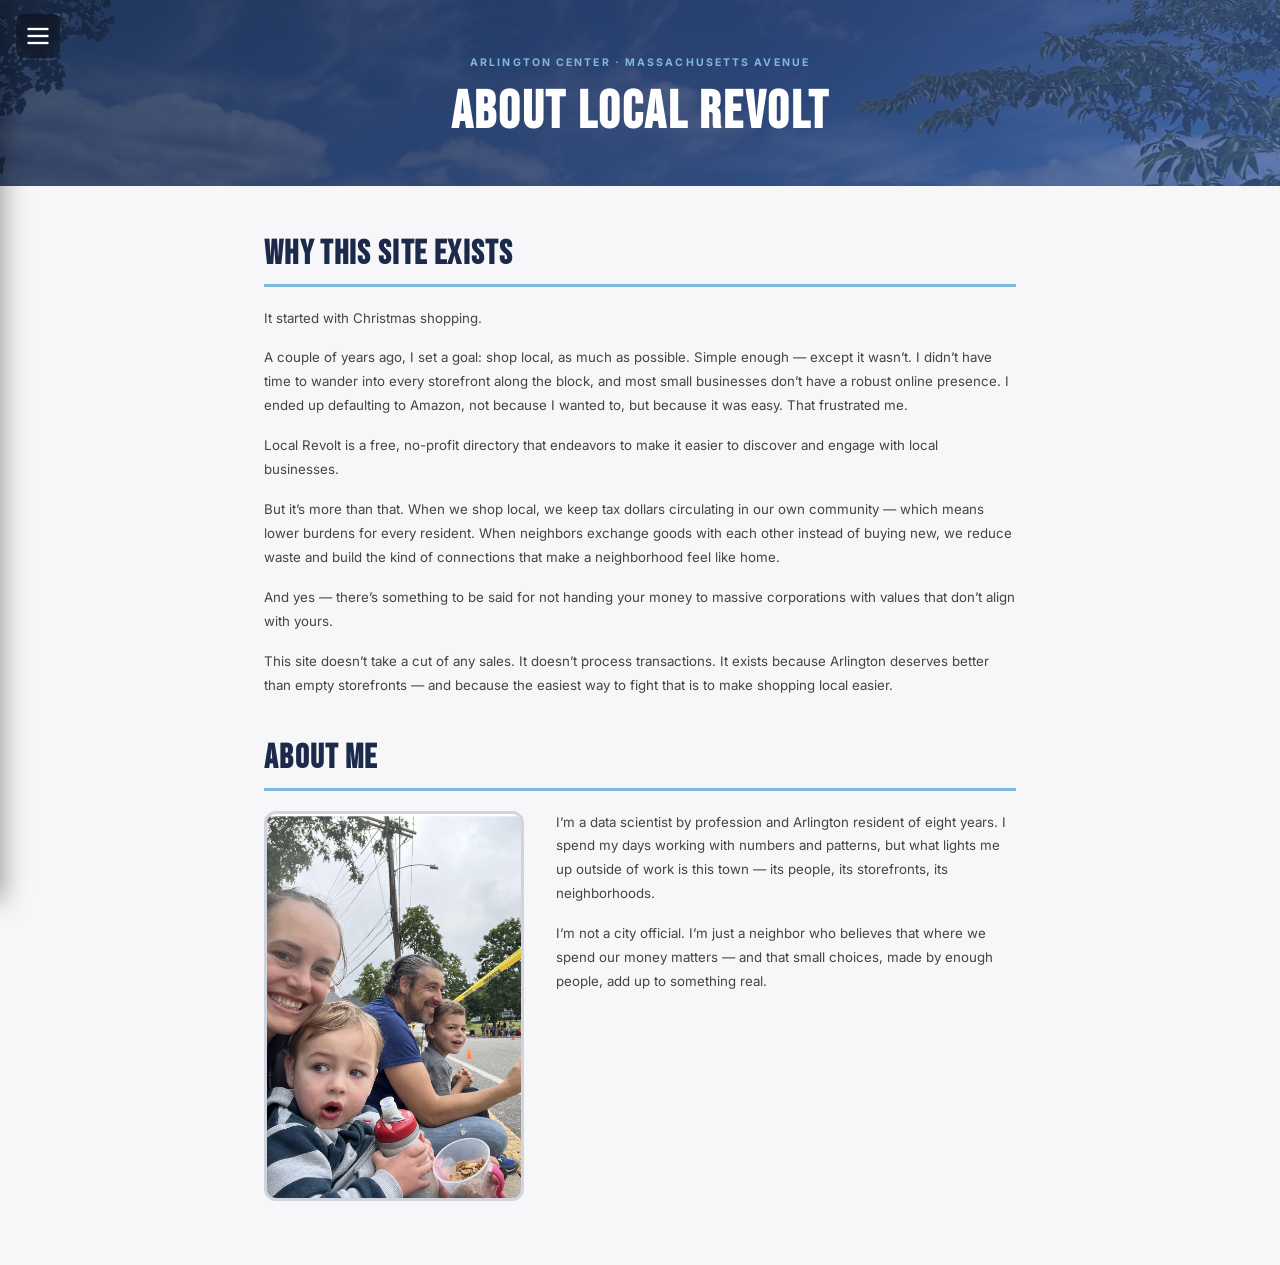
<file: about.html>
<!DOCTYPE html>
<html lang="en">
<head>
    <meta charset="UTF-8">
    <meta name="viewport" content="width=device-width, initial-scale=1.0">
    <title>About — Local Revolt Arlington</title>
    <meta name="description" content="Learn about Local Revolt Arlington — a community platform for Massachusetts Avenue businesses.">

    <link rel="preconnect" href="https://fonts.googleapis.com">
    <link rel="preconnect" href="https://fonts.gstatic.com" crossorigin>
    <link href="https://fonts.googleapis.com/css2?family=Bebas+Neue&family=Birthstone&family=Inter:wght@400;500;600;700;800&display=swap" rel="stylesheet">

    <link rel="stylesheet" href="css/styles.css">
    <link rel="stylesheet" href="css/landing.css">
</head>
<body class="landing-body">
    <!-- ===== SIDE NAV ===== -->
    <button id="nav-toggle" aria-label="Toggle navigation" aria-expanded="false">
        <svg class="nav-icon nav-icon-open" width="28" height="28" viewBox="0 0 24 24" fill="none" stroke="currentColor" stroke-width="2">
            <line x1="3" y1="6" x2="21" y2="6"/><line x1="3" y1="12" x2="21" y2="12"/><line x1="3" y1="18" x2="21" y2="18"/>
        </svg>
        <svg class="nav-icon nav-icon-close" width="28" height="28" viewBox="0 0 24 24" fill="none" stroke="currentColor" stroke-width="2">
            <line x1="6" y1="6" x2="18" y2="18"/><line x1="6" y1="18" x2="18" y2="6"/>
        </svg>
    </button>
    <div id="nav-overlay"></div>
    <nav id="side-nav" aria-label="Main navigation">
        <a href="index.html" class="side-nav-link">Home</a>
        <a href="browse.html" class="side-nav-link">Walk the Block</a>
        <a href="requests.html" class="side-nav-link">Circular Economy</a>
        <a href="get-involved.html" class="side-nav-link">Get Involved</a>
        <a href="about.html" class="side-nav-link active">About</a>
    </nav>

    <main class="about-page">
        <!-- ═══ HERO ═══ -->
        <header class="about-hero">
            <p class="about-eyebrow">Arlington Center &middot; Massachusetts Avenue</p>
            <h1>About Local Revolt</h1>
        </header>

        <!-- ═══ WHY THIS SITE EXISTS ═══ -->
        <section class="about-section">
            <h2 class="about-heading">Why This Site Exists</h2>
            <div class="about-prose">
                <p>It started with Christmas shopping.</p>
                <p>A couple of years ago, I set a goal: shop local, as much as possible. Simple enough &mdash; except it wasn&rsquo;t. I didn&rsquo;t have time to wander into every storefront along the block, and most small businesses don&rsquo;t have a robust online presence. I ended up defaulting to Amazon, not because I wanted to, but because it was easy. That frustrated me.</p>
                <p>Local Revolt is a free, no-profit directory that endeavors to make it easier to discover and engage with local businesses.</p>
                <p>But it&rsquo;s more than that. When we shop local, we keep tax dollars circulating in our own community &mdash; which means lower burdens for every resident. When neighbors exchange goods with each other instead of buying new, we reduce waste and build the kind of connections that make a neighborhood feel like home.</p>
                <p>And yes &mdash; there&rsquo;s something to be said for not handing your money to massive corporations with values that don&rsquo;t align with yours.</p>
                <p>This site doesn&rsquo;t take a cut of any sales. It doesn&rsquo;t process transactions. It exists because Arlington deserves better than empty storefronts &mdash; and because the easiest way to fight that is to make shopping local easier.</p>
            </div>
        </section>

        <!-- ═══ ABOUT ME ═══ -->
        <section class="about-section about-me-section">
            <h2 class="about-heading">About Me</h2>
            <div class="about-me-layout">
                <img class="about-me-photo" src="images/people/family.jpg" alt="Ivana and family at an Arlington community event" loading="lazy">
                <div class="about-prose">
                    <p>I&rsquo;m a data scientist by profession and Arlington resident of eight years. I spend my days working with numbers and patterns, but what lights me up outside of work is this town &mdash; its people, its storefronts, its neighborhoods.</p>
                    <p>I&rsquo;m not a city official. I&rsquo;m just a neighbor who believes that where we spend our money matters &mdash; and that small choices, made by enough people, add up to something real.</p>
                </div>
            </div>
        </section>
    </main>

    <style>
        /* ─── About page ──────────────────────────────────────── */
        .about-page {
            background: #f7f7fa;
            min-height: 100vh;
        }
        .about-hero {
            background:
                linear-gradient(135deg, rgba(27,42,74,0.84) 0%, rgba(44,62,107,0.80) 60%, rgba(61,90,153,0.74) 100%),
                url('images/town/get_involved.JPEG') center/cover no-repeat;
            padding: 56px 24px 44px;
            text-align: center;
        }
        .about-eyebrow {
            font-size: 0.75rem;
            font-weight: 700;
            letter-spacing: 0.2em;
            text-transform: uppercase;
            color: #7eb8da;
            margin-bottom: 14px;
        }
        .about-hero h1 {
            font-family: 'Bebas Neue', sans-serif;
            font-size: clamp(2.2rem, 6vw, 3.8rem);
            letter-spacing: 0.05em;
            color: #fff;
            line-height: 1.1;
        }

        /* ─── Sections ────────────────────────────────────────── */
        .about-section {
            max-width: 800px;
            margin: 0 auto;
            padding: 48px 24px 0;
        }
        .about-section:last-child {
            padding-bottom: 64px;
        }
        .about-heading {
            font-family: 'Bebas Neue', sans-serif;
            font-size: clamp(1.6rem, 4vw, 2.4rem);
            letter-spacing: 0.04em;
            color: #1b2a4a;
            margin-bottom: 20px;
            padding-bottom: 10px;
            border-bottom: 3px solid #7eb8da;
        }
        .about-prose p {
            font-size: 0.95rem;
            color: #444;
            line-height: 1.8;
            margin-bottom: 16px;
        }
        .about-prose p:last-child {
            margin-bottom: 0;
        }

        /* ─── Impacts placeholder ─────────────────────────────── */
        .about-impacts {
            padding-top: 40px;
        }
        .about-placeholder {
            font-style: italic;
            color: #888;
        }

        /* ─── About Me layout ─────────────────────────────────── */
        .about-me-section {
            padding-top: 40px;
        }
        .about-me-layout {
            display: flex;
            gap: 32px;
            align-items: flex-start;
        }
        .about-me-photo {
            width: 260px;
            flex-shrink: 0;
            border-radius: 12px;
            object-fit: cover;
            border: 3px solid #d0d4de;
        }
        @media (max-width: 640px) {
            .about-me-layout {
                flex-direction: column;
                align-items: center;
            }
            .about-me-photo {
                width: 100%;
                max-width: 320px;
            }
        }
    </style>

    <script src="js/nav.js"></script>
</body>
</html>
</file>
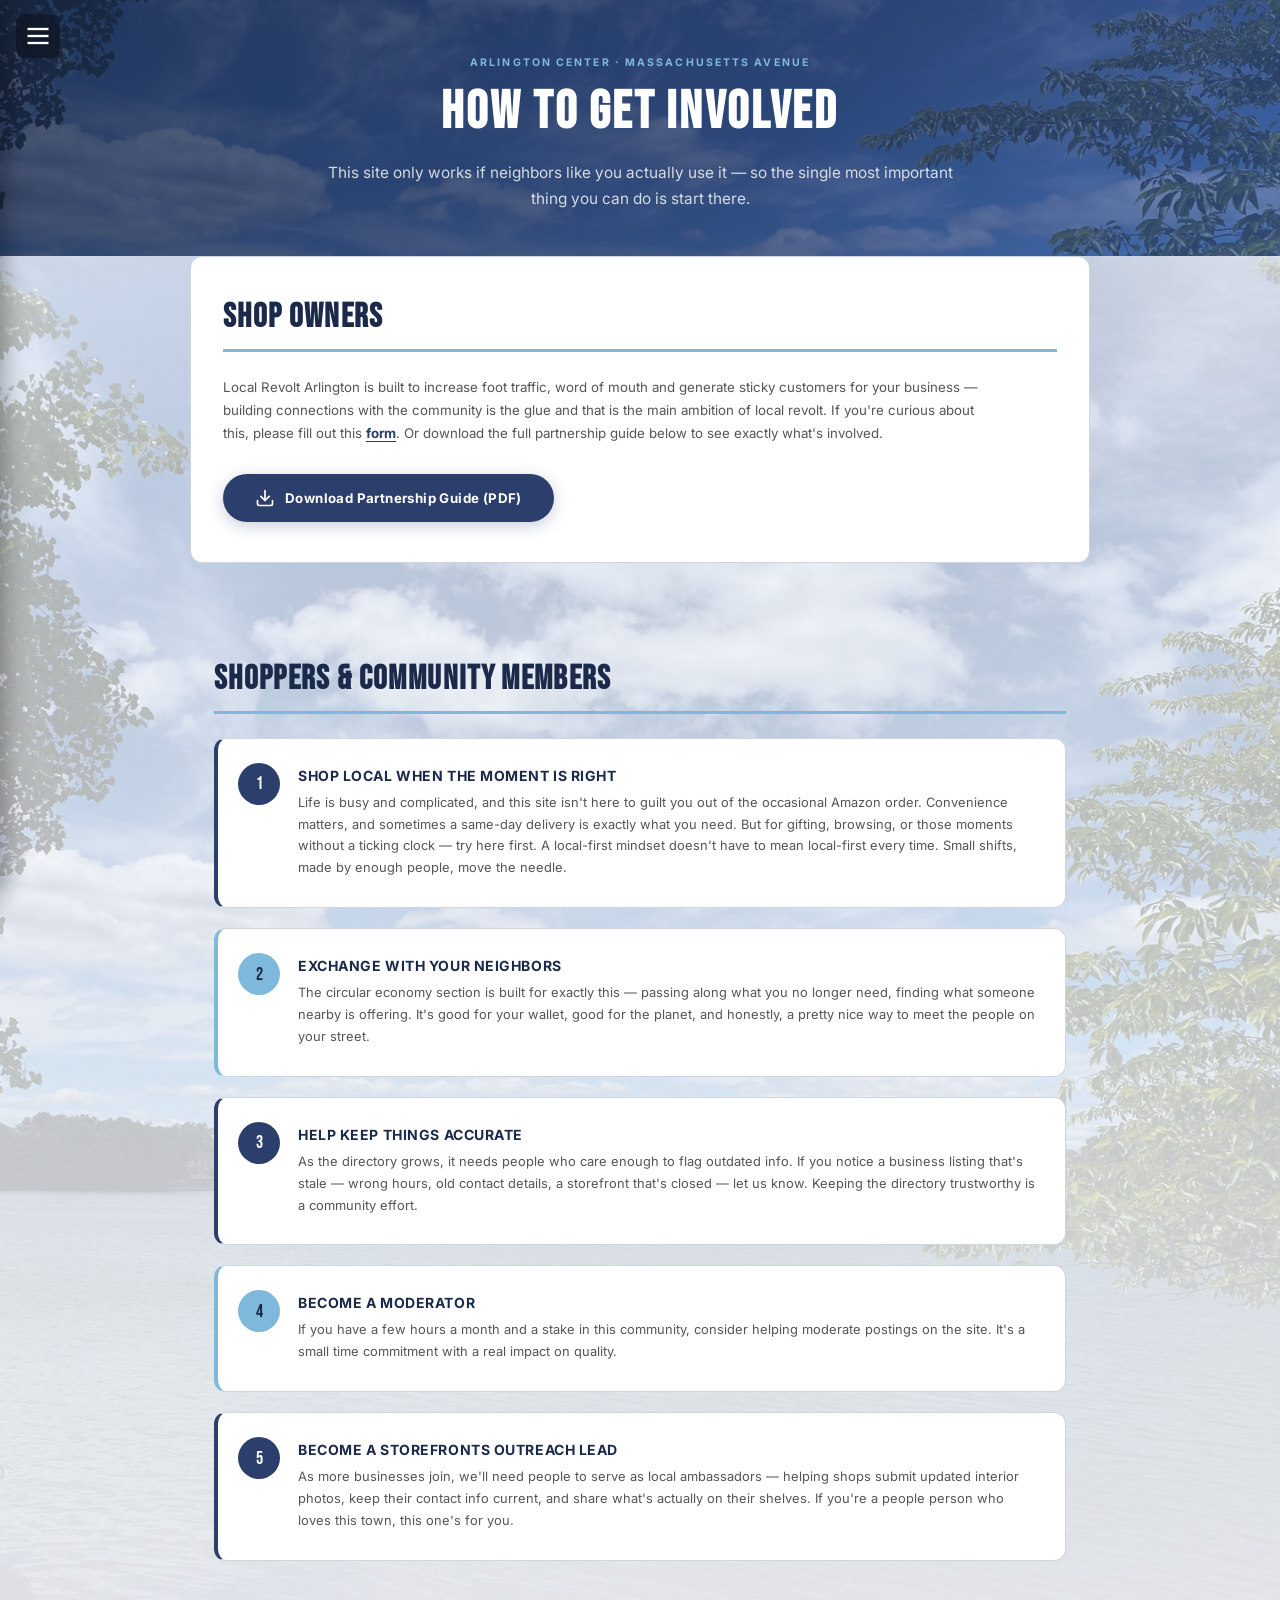
<file: get-involved.html>
<!DOCTYPE html>
<html lang="en">
<head>
    <meta charset="UTF-8">
    <meta name="viewport" content="width=device-width, initial-scale=1.0">
    <title>Get Involved — Local Revolt Arlington</title>
    <meta name="description" content="Get involved with Local Revolt Arlington — volunteer, partner, or connect with your community.">

    <link rel="preconnect" href="https://fonts.googleapis.com">
    <link rel="preconnect" href="https://fonts.gstatic.com" crossorigin>
    <link href="https://fonts.googleapis.com/css2?family=Bebas+Neue&family=Birthstone&family=Inter:wght@400;500;600;700;800&display=swap" rel="stylesheet">

    <link rel="stylesheet" href="css/styles.css">
    <link rel="stylesheet" href="css/landing.css">
</head>
<body class="landing-body">
    <!-- ===== SIDE NAV ===== -->
    <button id="nav-toggle" aria-label="Toggle navigation" aria-expanded="false">
        <svg class="nav-icon nav-icon-open" width="28" height="28" viewBox="0 0 24 24" fill="none" stroke="currentColor" stroke-width="2">
            <line x1="3" y1="6" x2="21" y2="6"/><line x1="3" y1="12" x2="21" y2="12"/><line x1="3" y1="18" x2="21" y2="18"/>
        </svg>
        <svg class="nav-icon nav-icon-close" width="28" height="28" viewBox="0 0 24 24" fill="none" stroke="currentColor" stroke-width="2">
            <line x1="6" y1="6" x2="18" y2="18"/><line x1="6" y1="18" x2="18" y2="6"/>
        </svg>
    </button>
    <div id="nav-overlay"></div>
    <nav id="side-nav" aria-label="Main navigation">
        <a href="index.html" class="side-nav-link">Home</a>
        <a href="browse.html" class="side-nav-link">Walk the Block</a>
        <a href="requests.html" class="side-nav-link">Circular Economy</a>
        <a href="get-involved.html" class="side-nav-link">Get Involved</a>
        <a href="about.html" class="side-nav-link">About</a>
    </nav>

    <main class="get-involved-page">
        <!-- ═══ HERO ═══ -->
        <header class="gi-hero">
            <p class="gi-eyebrow">Arlington Center &middot; Massachusetts Avenue</p>
            <h1>How to Get Involved</h1>
            <p class="gi-intro">
                This site only works if neighbors like you actually use it — so the single most important thing you can do is start there.
            </p>
        </header>

        <!-- ═══ SHOP OWNERS ═══ -->
        <section class="gi-section gi-owners-section">
            <h2 class="gi-section-heading">Shop Owners</h2>
            <p class="gi-owners-intro">
                Local Revolt Arlington is built to increase foot traffic, word of mouth and generate sticky customers for your business — building connections with the community is the glue and that is the main ambition of local revolt. If you're curious about this, please fill out this <a class="gi-form-link" href="https://docs.google.com/forms/d/e/1FAIpQLScCuRNcCibNsqRiXwaok8KiCGK5-JpC42mbW_T_hqk7mPal3g/viewform?usp=publish-editor" target="_blank" rel="noopener noreferrer">form</a>. Or download the full partnership guide below to see exactly what's involved.
            </p>
            <a class="gi-download-btn" href="PARTNER_WITH_US.pdf" download>
                <svg width="20" height="20" viewBox="0 0 24 24" fill="none" stroke="currentColor" stroke-width="2" stroke-linecap="round" stroke-linejoin="round">
                    <path d="M21 15v4a2 2 0 0 1-2 2H5a2 2 0 0 1-2-2v-4"/>
                    <polyline points="7 10 12 15 17 10"/>
                    <line x1="12" y1="15" x2="12" y2="3"/>
                </svg>
                Download Partnership Guide (PDF)
            </a>
        </section>

        <!-- ═══ SHOPPERS / COMMUNITY MEMBERS ═══ -->
        <section class="gi-section">
            <h2 class="gi-section-heading">Shoppers &amp; Community Members</h2>
            <div class="gi-cards">

                <div class="gi-card">
                    <div class="gi-card-num">1</div>
                    <h2>Shop local when the moment is right</h2>
                    <p>Life is busy and complicated, and this site isn't here to guilt you out of the occasional Amazon order. Convenience matters, and sometimes a same-day delivery is exactly what you need. But for gifting, browsing, or those moments without a ticking clock — try here first. A local-first mindset doesn't have to mean local-first every time. Small shifts, made by enough people, move the needle.</p>
                </div>

                <div class="gi-card">
                    <div class="gi-card-num">2</div>
                    <h2>Exchange with your neighbors</h2>
                    <p>The circular economy section is built for exactly this — passing along what you no longer need, finding what someone nearby is offering. It's good for your wallet, good for the planet, and honestly, a pretty nice way to meet the people on your street.</p>
                </div>

                <div class="gi-card">
                    <div class="gi-card-num">3</div>
                    <h2>Help keep things accurate</h2>
                    <p>As the directory grows, it needs people who care enough to flag outdated info. If you notice a business listing that's stale — wrong hours, old contact details, a storefront that's closed — let us know. Keeping the directory trustworthy is a community effort.</p>
                </div>

                <div class="gi-card">
                    <div class="gi-card-num">4</div>
                    <h2>Become a moderator</h2>
                    <p>If you have a few hours a month and a stake in this community, consider helping moderate postings on the site. It's a small time commitment with a real impact on quality.</p>
                </div>

                <div class="gi-card">
                    <div class="gi-card-num">5</div>
                    <h2>Become a storefronts outreach lead</h2>
                    <p>As more businesses join, we'll need people to serve as local ambassadors — helping shops submit updated interior photos, keep their contact info current, and share what's actually on their shelves. If you're a people person who loves this town, this one's for you.</p>
                </div>

            </div>
        </section>
    </main>

    <style>
        /* ─── Get Involved page styles ─────────────────────────── */
        .get-involved-page {
            background:
                linear-gradient(to bottom,
                    rgba(240,241,245,0.88) 0%,
                    rgba(240,241,245,0.72) 30%,
                    rgba(240,241,245,0.78) 60%,
                    rgba(240,241,245,0.92) 100%),
                url('images/town/get_involved.JPEG') center top / 100% auto no-repeat,
                #f0f1f5;
            min-height: 100vh;
        }
        .gi-hero {
            background:
                linear-gradient(135deg, rgba(27,42,74,0.82) 0%, rgba(44,62,107,0.78) 60%, rgba(61,90,153,0.72) 100%),
                url('images/town/get_involved.JPEG') center/cover no-repeat;
            padding: 56px 24px 44px;
            text-align: center;
        }
        .gi-eyebrow {
            font-size: 0.75rem;
            font-weight: 700;
            letter-spacing: 0.2em;
            text-transform: uppercase;
            color: #7eb8da;
            margin-bottom: 14px;
        }
        .gi-hero h1 {
            font-family: 'Bebas Neue', sans-serif;
            font-size: clamp(2.2rem, 6vw, 3.8rem);
            letter-spacing: 0.05em;
            color: #fff;
            line-height: 1.1;
            margin-bottom: 18px;
        }
        .gi-intro {
            font-size: clamp(0.95rem, 2vw, 1.1rem);
            color: rgba(255,255,255,0.8);
            max-width: 640px;
            margin: 0 auto;
            line-height: 1.7;
        }
        .gi-section {
            max-width: 900px;
            margin: 0 auto;
            padding: 48px 24px 64px;
        }
        .gi-cards {
            display: flex;
            flex-direction: column;
            gap: 20px;
        }
        .gi-card {
            background: #fff;
            border: 1px solid #d0d4de;
            border-radius: 12px;
            padding: 28px 28px 28px 80px;
            position: relative;
        }
        .gi-card:nth-child(odd)  { border-left: 4px solid #2c3e6b; }
        .gi-card:nth-child(even) { border-left: 4px solid #7eb8da; }
        .gi-card-num {
            position: absolute;
            left: 20px;
            top: 24px;
            width: 42px;
            height: 42px;
            border-radius: 50%;
            background: #2c3e6b;
            color: #fff;
            font-family: 'Bebas Neue', sans-serif;
            font-size: 1.3rem;
            display: flex;
            align-items: center;
            justify-content: center;
        }
        .gi-card:nth-child(even) .gi-card-num {
            background: #7eb8da;
            color: #1b2a4a;
        }
        .gi-card h2 {
            font-size: 1rem;
            font-weight: 700;
            text-transform: uppercase;
            letter-spacing: 0.04em;
            color: #1b2a4a;
            margin-bottom: 8px;
        }
        .gi-card p {
            font-size: 0.92rem;
            color: #555;
            line-height: 1.7;
        }
        @media (max-width: 600px) {
            .gi-card { padding: 24px 20px 24px 68px; }
            .gi-card-num { left: 14px; top: 20px; width: 38px; height: 38px; font-size: 1.1rem; }
        }

        /* ─── Section headings ─────────────────────────────────── */
        .gi-section-heading {
            font-family: 'Bebas Neue', sans-serif;
            font-size: clamp(1.6rem, 4vw, 2.4rem);
            letter-spacing: 0.04em;
            color: #1b2a4a;
            margin-bottom: 24px;
            padding-bottom: 12px;
            border-bottom: 3px solid #7eb8da;
        }

        /* ─── Shop Owners section ──────────────────────────────── */
        .gi-owners-section {
            background: #fff;
            border-radius: 12px;
            max-width: 900px;
            margin: 0 auto 48px;
            padding: 40px 32px;
            border: 1px solid #d0d4de;
        }
        .gi-owners-intro {
            font-size: 0.95rem;
            color: #555;
            line-height: 1.75;
            max-width: 760px;
            margin-bottom: 28px;
        }
        .gi-download-btn {
            display: inline-flex;
            align-items: center;
            gap: 10px;
            background: #2c3e6b;
            color: #fff;
            font-weight: 700;
            font-size: 0.95rem;
            padding: 14px 32px;
            border-radius: 40px;
            text-decoration: none;
            letter-spacing: 0.03em;
            transition: background 0.2s, transform 0.15s;
            box-shadow: 0 4px 16px rgba(44,62,107,0.25);
        }
        .gi-download-btn:hover {
            background: #3d5a99;
            transform: translateY(-2px);
        }
        .gi-download-btn svg {
            flex-shrink: 0;
        }
        .gi-form-link {
            color: #2c3e6b;
            font-weight: 700;
            text-decoration: underline;
            text-underline-offset: 3px;
            transition: color 0.2s;
        }
        .gi-form-link:hover {
            color: #3d5a99;
        }
    </style>

    <script src="js/nav.js"></script>
</body>
</html>
</file>
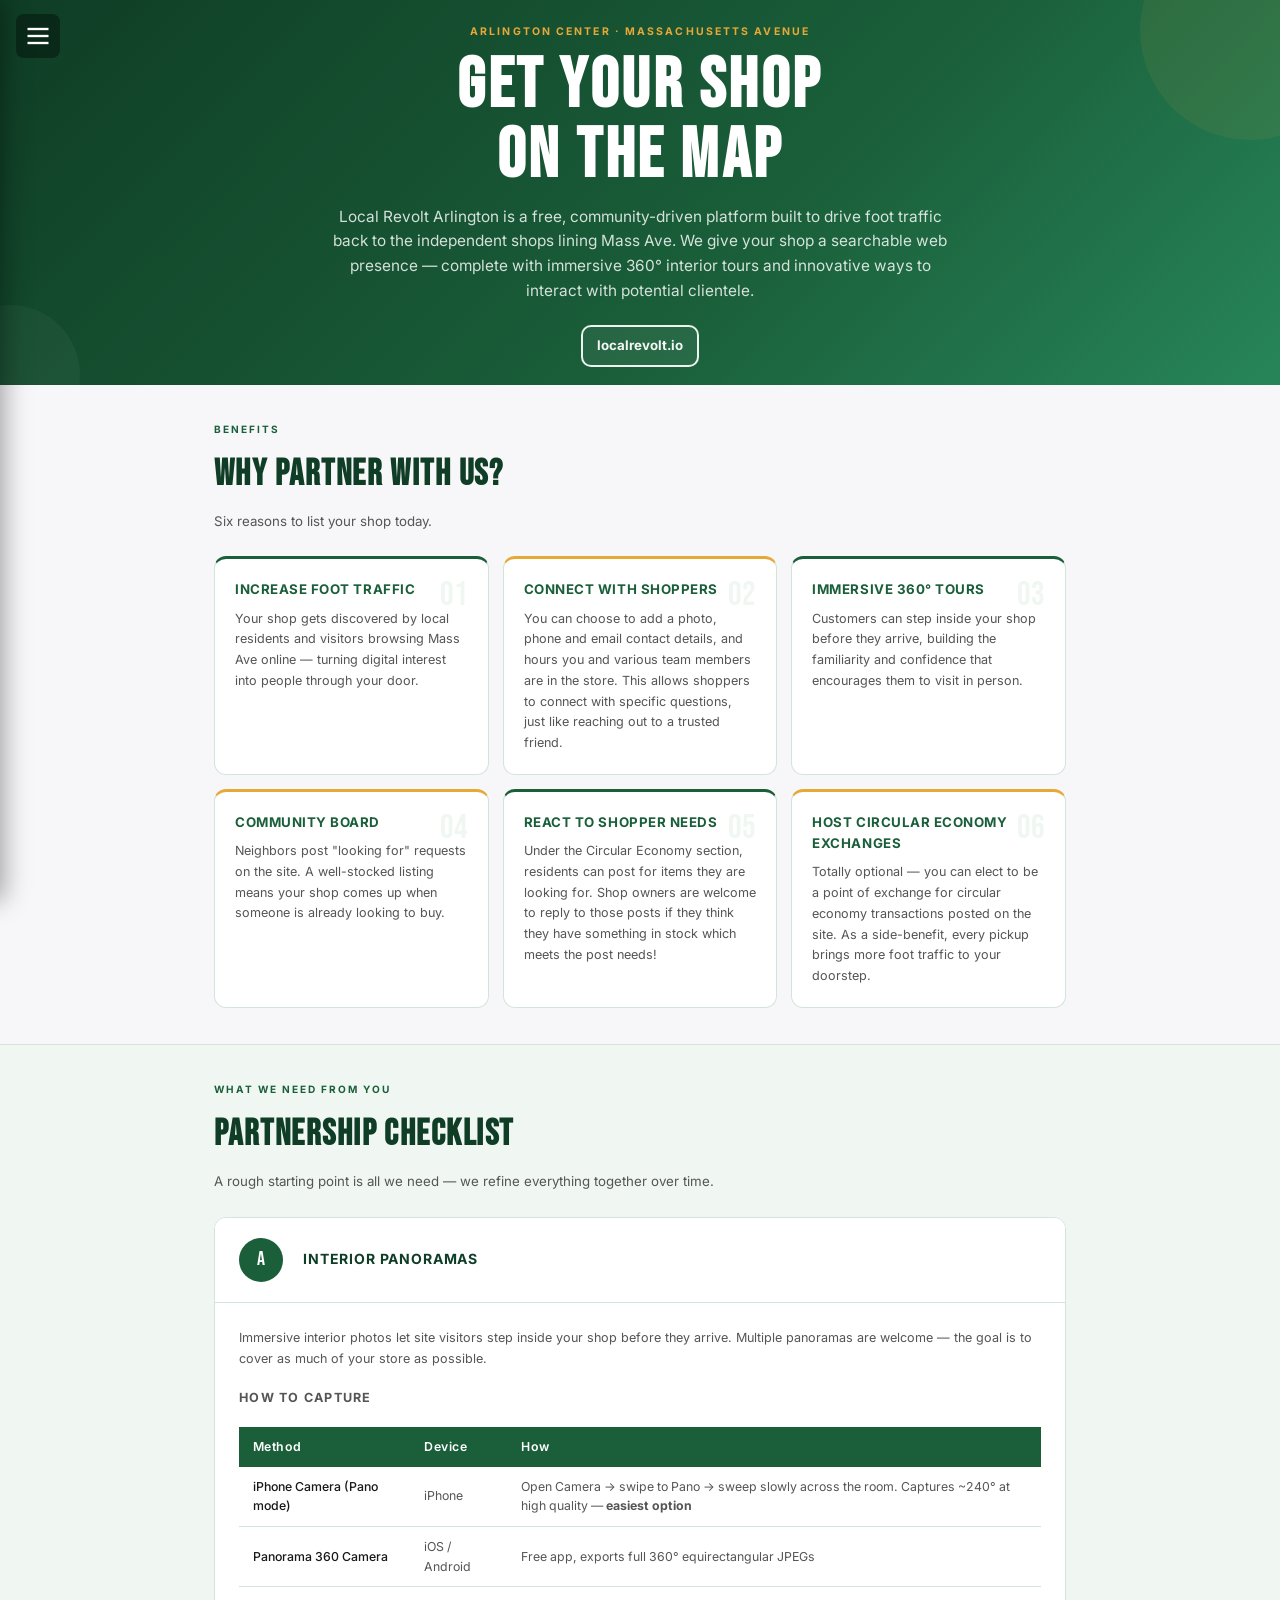
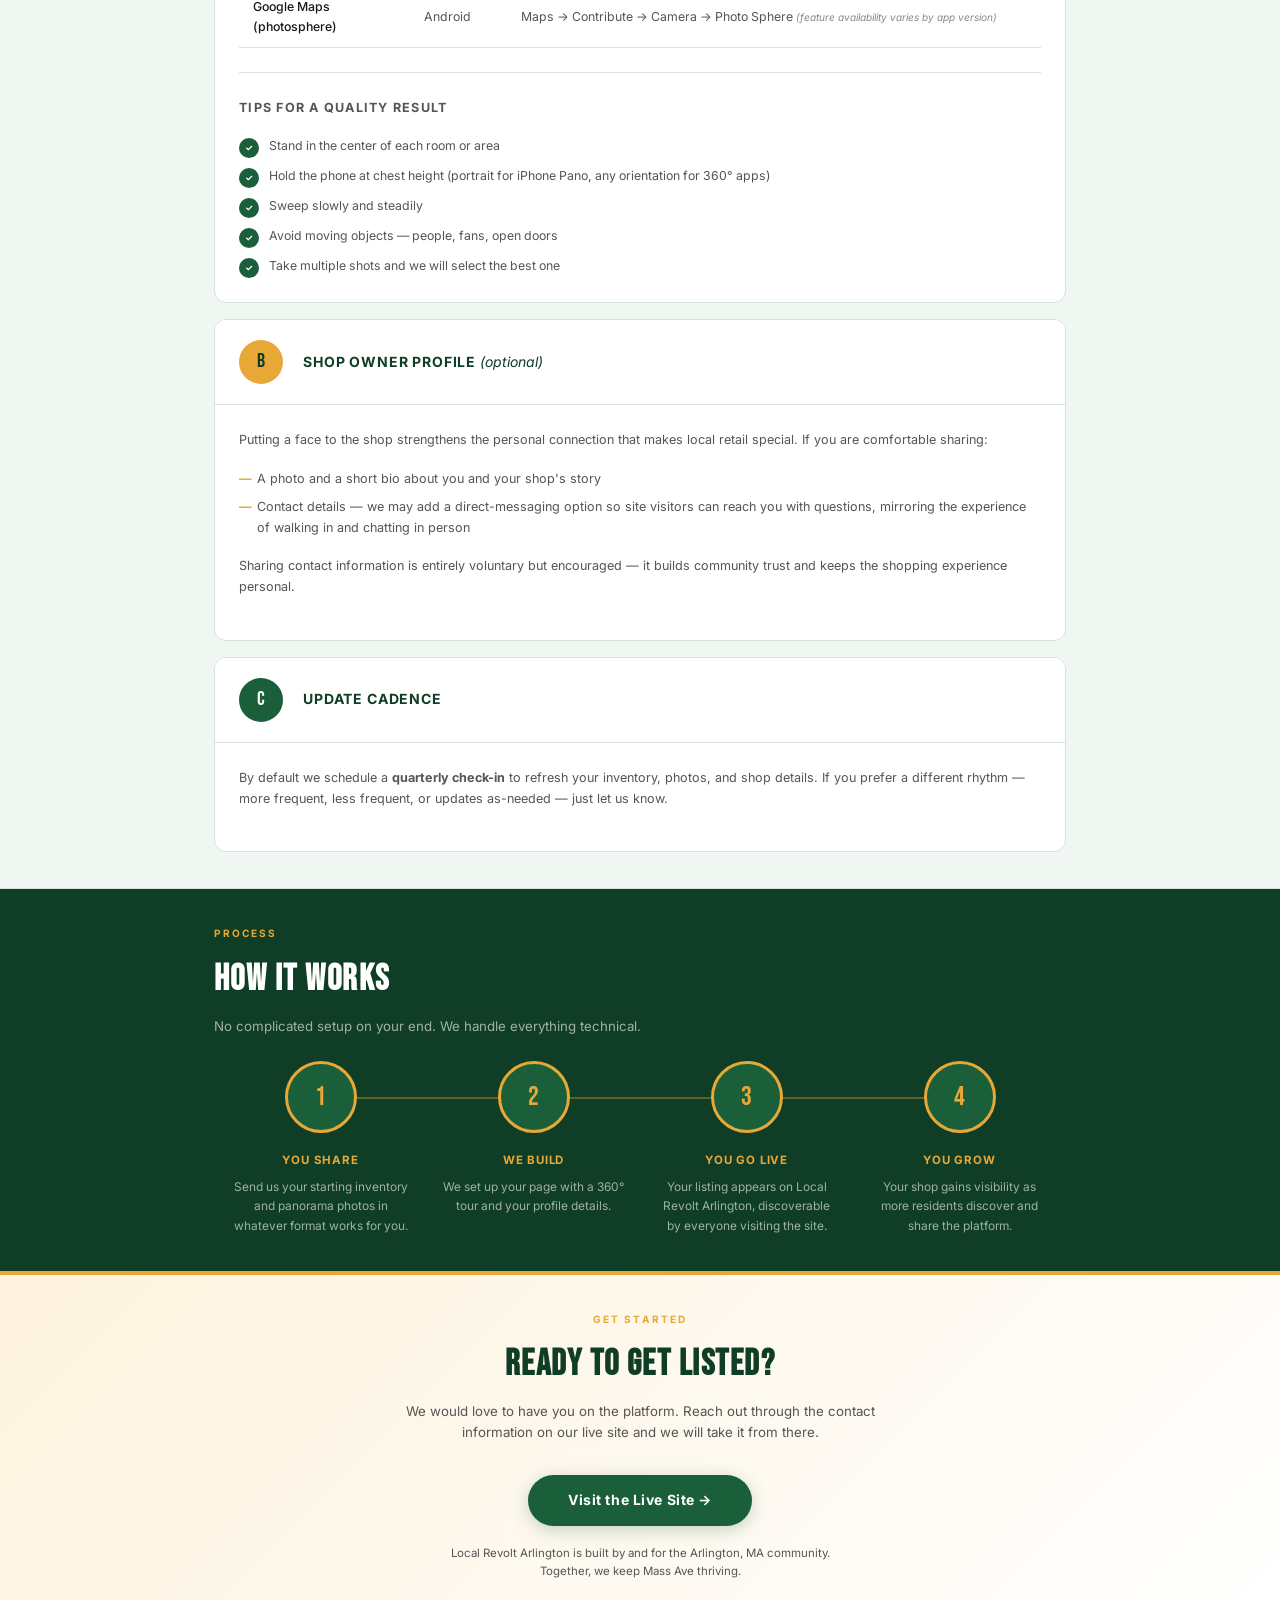
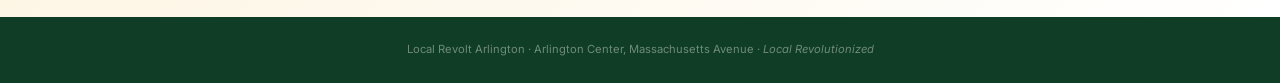
<file: PARTNER_WITH_US.html>
<!DOCTYPE html>
<html lang="en">
<head>
    <meta charset="UTF-8">
    <meta name="viewport" content="width=device-width, initial-scale=1.0">
    <title>Partner With Us — Local Revolt Arlington</title>
    <meta name="description" content="List your shop on Local Revolt Arlington — free community platform for Mass Ave businesses.">

    <link rel="preconnect" href="https://fonts.googleapis.com">
    <link rel="preconnect" href="https://fonts.gstatic.com" crossorigin>
    <link href="https://fonts.googleapis.com/css2?family=Bebas+Neue&family=Birthstone&family=Inter:wght@400;500;600;700;800&display=swap" rel="stylesheet">

    <style>
        /* ─── Reset & tokens ─────────────────────────────────────── */
        *, *::before, *::after { margin: 0; padding: 0; box-sizing: border-box; }
        :root {
            --green:        #1a5f3a;
            --green-light:  #27855a;
            --green-dark:   #0f3d25;
            --green-bg:     #f0f7f3;
            --gold:         #e8a838;
            --gold-light:   #fdf3de;
            --text:         #181818;
            --text-muted:   #555;
            --border:       #d4e4da;
            --white:        #ffffff;
            --font:         'Inter', -apple-system, BlinkMacSystemFont, 'Segoe UI', sans-serif;
            --radius:       12px;
        }
        html { scroll-behavior: smooth; }
        body {
            font-family: var(--font);
            font-size: 15px;
            color: var(--text);
            background: #f7f7fa;
            line-height: 1.6;
        }

        /* ─── Nav ─────────────────────────────────────────────────── */
        nav {
            position: sticky;
            top: 0;
            z-index: 100;
            background: var(--green-dark);
            padding: 0 32px;
            display: flex;
            align-items: center;
            justify-content: space-between;
            height: 52px;
            box-shadow: 0 2px 10px rgba(0,0,0,0.25);
        }
        .nav-brand {
            font-family: 'Bebas Neue', sans-serif;
            font-size: 1.35rem;
            letter-spacing: 0.06em;
            color: var(--white);
            text-decoration: none;
        }
        .nav-brand span { color: var(--gold); }
        .nav-links { display: flex; gap: 24px; }
        .nav-links a {
            font-size: 0.82rem;
            font-weight: 600;
            letter-spacing: 0.05em;
            text-transform: uppercase;
            color: rgba(255,255,255,0.7);
            text-decoration: none;
            transition: color 0.2s;
        }
        .nav-links a:hover, .nav-links a.active { color: var(--gold); }

        /* ─── Hero banner ─────────────────────────────────────────── */
        .hero {
            background: linear-gradient(135deg, var(--green-dark) 0%, var(--green) 60%, var(--green-light) 100%);
            padding: 24px 16px 18px;
            text-align: center;
            position: relative;
            overflow: hidden;
        }
        /* subtle geometric accent */
        .hero::before {
            content: '';
            position: absolute;
            top: -80px; right: -80px;
            width: 220px; height: 220px;
            border-radius: 50%;
            background: rgba(232, 168, 56, 0.08);
        }
        .hero::after {
            content: '';
            position: absolute;
            bottom: -60px; left: -60px;
            width: 140px; height: 140px;
            border-radius: 50%;
            background: rgba(255,255,255,0.04);
        }
        .hero-eyebrow {
            font-size: 0.75rem;
            font-weight: 700;
            letter-spacing: 0.2em;
            text-transform: uppercase;
            color: var(--gold);
            margin-bottom: 10px;
        }
        .hero h1 {
            font-family: 'Bebas Neue', sans-serif;
            font-size: clamp(2.8rem, 7vw, 5rem);
            letter-spacing: 0.05em;
            color: var(--white);
            line-height: 1;
            margin-bottom: 14px;
        }
        .hero-sub {
            font-size: clamp(0.95rem, 2vw, 1.1rem);
            color: rgba(255,255,255,0.82);
            max-width: 640px;
            margin: 0 auto 16px;
            line-height: 1.6;
        }
        .hero-url {
            display: inline-block;
            padding: 8px 14px;
            border: 2px solid rgba(255,255,255,0.92);
            border-radius: 10px;
            background: rgba(255,255,255,0.06);
            color: rgba(255,255,255,0.95);
            font-weight: 700;
            margin-top: 6px;
            font-size: 0.95rem;
        }

        /* ─── Section wrapper ─────────────────────────────────────── */
        .section {
            max-width: 900px;
            margin: 0 auto;
            padding: 36px 24px;
        }
        .section-label {
            font-size: 0.72rem;
            font-weight: 700;
            letter-spacing: 0.2em;
            text-transform: uppercase;
            color: var(--green);
            margin-bottom: 8px;
        }
        .section h2 {
            font-family: 'Bebas Neue', sans-serif;
            font-size: clamp(1.8rem, 4vw, 2.6rem);
            letter-spacing: 0.04em;
            color: var(--green-dark);
            margin-bottom: 8px;
        }
        .section-intro {
            color: var(--text-muted);
            font-size: 0.95rem;
            max-width: 620px;
            margin-bottom: 24px;
        }

        /* ─── Benefit cards ───────────────────────────────────────── */
        .benefits-grid {
            display: grid;
            grid-template-columns: repeat(auto-fit, minmax(260px, 1fr));
            gap: 14px;
        }
        /* Page break after 6th benefit card (all cards on page 1) for print/PDF */
        .benefit-card:nth-child(6) {
            page-break-after: always;
            break-after: page;
        }
        /* Page break before checklist and steps for print/PDF */
        .checklist-section, .steps-section {
            page-break-before: always;
            break-before: page;
        }
        .benefit-card {
            background: var(--white);
            border: 1px solid var(--border);
            border-radius: var(--radius);
            padding: 20px 20px;
            position: relative;
            transition: box-shadow 0.2s, transform 0.2s;
        }
        .benefit-card:hover {
            box-shadow: 0 8px 28px rgba(26,95,58,0.12);
            transform: translateY(-3px);
        }
        .benefit-card::before {
            content: attr(data-num);
            position: absolute;
            top: 20px; right: 20px;
            font-family: 'Bebas Neue', sans-serif;
            font-size: 2.4rem;
            color: var(--green-bg);
            line-height: 1;
        }
        .benefit-card h3 {
            font-size: 0.95rem;
            font-weight: 700;
            color: var(--green);
            text-transform: uppercase;
            letter-spacing: 0.04em;
            margin-bottom: 8px;
        }
        .benefit-card p {
            font-size: 0.9rem;
            color: var(--text-muted);
            line-height: 1.65;
        }
        /* accent top border by alternating pattern */
        .benefit-card:nth-child(odd)  { border-top: 3px solid var(--green); }
        .benefit-card:nth-child(even) { border-top: 3px solid var(--gold); }

        /* ─── Checklist section ──────────────────────────────────── */
        .checklist-section {
            background: var(--green-bg);
            border-top: 1px solid var(--border);
            border-bottom: 1px solid var(--border);
        }

        .checklist-items { display: flex; flex-direction: column; gap: 0; }
        .checklist-item {
            background: var(--white);
            border: 1px solid var(--border);
            border-radius: var(--radius);
            margin-bottom: 16px;
            overflow: hidden;
        }
        .checklist-item:last-child { margin-bottom: 0; }

        .checklist-header {
            display: flex;
            align-items: center;
            gap: 20px;
            padding: 20px 24px;
            background: var(--white);
            border-bottom: 1px solid var(--border);
        }
        .checklist-letter {
            flex-shrink: 0;
            width: 44px; height: 44px;
            border-radius: 50%;
            background: var(--green);
            color: var(--white);
            font-family: 'Bebas Neue', sans-serif;
            font-size: 1.4rem;
            letter-spacing: 0.04em;
            display: flex;
            align-items: center;
            justify-content: center;
        }
        .checklist-item:nth-child(even) .checklist-letter { background: var(--gold); color: var(--green-dark); }
        .checklist-header h3 {
            font-size: 1rem;
            font-weight: 700;
            text-transform: uppercase;
            letter-spacing: 0.06em;
            color: var(--green-dark);
        }
        .checklist-body { padding: 24px; }
        .checklist-body p {
            font-size: 0.9rem;
            color: var(--text-muted);
            margin-bottom: 18px;
            line-height: 1.7;
        }

        /* ─── Tables ─────────────────────────────────────────────── */
        .data-table {
            width: 100%;
            border-collapse: collapse;
            font-size: 0.88rem;
            margin-bottom: 20px;
        }
        .data-table thead tr {
            background: var(--green);
            color: var(--white);
        }
        .data-table thead th {
            padding: 10px 14px;
            text-align: left;
            font-weight: 600;
            letter-spacing: 0.04em;
        }
        .data-table tbody tr { border-bottom: 1px solid var(--border); }
        .data-table tbody tr:hover { background: var(--green-bg); }
        .data-table tbody td { padding: 10px 14px; color: var(--text-muted); }
        .data-table tbody td:first-child { color: var(--text); font-weight: 500; }
        .badge-yes {
            display: inline-block;
            background: var(--green);
            color: #fff;
            font-size: 0.72rem;
            font-weight: 700;
            padding: 2px 10px;
            border-radius: 20px;
            letter-spacing: 0.04em;
        }
        .badge-opt {
            display: inline-block;
            background: var(--border);
            color: var(--text-muted);
            font-size: 0.72rem;
            font-weight: 600;
            padding: 2px 10px;
            border-radius: 20px;
        }

        /* ─── Tip list ───────────────────────────────────────────── */
        .tip-list {
            list-style: none;
            display: flex;
            flex-direction: column;
            gap: 8px;
        }
        .tip-list li {
            display: flex;
            align-items: flex-start;
            gap: 10px;
            font-size: 0.88rem;
            color: var(--text-muted);
            line-height: 1.6;
        }
        .tip-list li::before {
            content: '✓';
            flex-shrink: 0;
            width: 20px; height: 20px;
            background: var(--green);
            color: #fff;
            border-radius: 50%;
            font-size: 0.65rem;
            font-weight: 700;
            display: flex;
            align-items: center;
            justify-content: center;
            margin-top: 2px;
        }

        /* ─── Bullet list (profile section) ─────────────────────── */
        .prose-list {
            list-style: none;
            padding: 0;
            display: flex;
            flex-direction: column;
            gap: 8px;
        }
        .prose-list li {
            font-size: 0.9rem;
            color: var(--text-muted);
            padding-left: 18px;
            position: relative;
            line-height: 1.65;
        }
        .prose-list li::before {
            content: '—';
            position: absolute;
            left: 0;
            color: var(--gold);
            font-weight: 700;
        }

        /* ─── How It Works steps ─────────────────────────────────── */
        .steps-section { background: var(--green-dark); }
        .steps-section .section { color: var(--white); }
        .steps-section .section-label { color: var(--gold); }
        .steps-section h2 { color: var(--white); }
        .steps-section .section-intro { color: rgba(255,255,255,0.6); }

        .steps-row {
            display: grid;
            grid-template-columns: repeat(4, 1fr);
            gap: 0;
            position: relative;
        }
        /* Connector line */
        .steps-row::before {
            content: '';
            position: absolute;
            top: 36px;
            left: calc(12.5% + 1px);
            right: calc(12.5% + 1px);
            height: 2px;
            background: rgba(232,168,56,0.35);
            z-index: 0;
        }

        .step {
            display: flex;
            flex-direction: column;
            align-items: center;
            text-align: center;
            padding: 0 16px;
            position: relative;
            z-index: 1;
        }
        .step-num {
            width: 72px; height: 72px;
            border-radius: 50%;
            background: var(--green);
            border: 3px solid var(--gold);
            color: var(--gold);
            font-family: 'Bebas Neue', sans-serif;
            font-size: 1.9rem;
            display: flex;
            align-items: center;
            justify-content: center;
            margin-bottom: 18px;
            flex-shrink: 0;
        }
        .step-title {
            font-size: 0.82rem;
            font-weight: 700;
            text-transform: uppercase;
            letter-spacing: 0.07em;
            color: var(--gold);
            margin-bottom: 8px;
        }
        .step-desc {
            font-size: 0.85rem;
            color: rgba(255,255,255,0.6);
            line-height: 1.6;
        }

        /* ─── CTA section ────────────────────────────────────────── */
        .cta-section {
            background: linear-gradient(135deg, var(--gold-light) 0%, #fff 100%);
            border-top: 4px solid var(--gold);
        }
        .cta-section .section { text-align: center; }
        .cta-section .section-label { color: var(--gold); }
        .cta-section h2 { color: var(--green-dark); }
        .cta-section .section-intro { margin: 0 auto 32px; max-width: 540px; }
        .cta-btn {
            display: inline-block;
            background: var(--green);
            color: var(--white);
            font-weight: 700;
            font-size: 1rem;
            padding: 14px 40px;
            border-radius: 40px;
            text-decoration: none;
            letter-spacing: 0.04em;
            transition: background 0.2s, transform 0.15s;
            box-shadow: 0 4px 18px rgba(26,95,58,0.25);
        }
        .cta-btn:hover {
            background: var(--green-light);
            transform: translateY(-2px);
        }
        .cta-note {
            margin-top: 18px;
            font-size: 0.82rem;
            color: var(--text-muted);
        }

        /* ─── Footer ─────────────────────────────────────────────── */
        footer {
            background: var(--green-dark);
            padding: 24px;
            text-align: center;
            color: rgba(255,255,255,0.4);
            font-size: 0.8rem;
        }

        /* ─── Divider ─────────────────────────────────────────────── */
        .rule {
            border: none;
            border-top: 1px solid var(--border);
            margin: 24px 0;
        }

        /* ─── Sub-section heading ─────────────────────────────────── */
        .sub-heading {
            font-size: 0.8rem;
            font-weight: 700;
            letter-spacing: 0.1em;
            text-transform: uppercase;
            color: var(--green);
            margin-bottom: 12px;
        }

        /* ─── Override global styles.css for this standalone page ── */
        html, body {
            height: auto !important;
            overflow: visible !important;
        }

        /* ─── Print ──────────────────────────────────────────────── */
        @media print {
            nav, #nav-toggle, #nav-overlay, #side-nav { display: none !important; }
            .benefit-card:hover, .cta-btn:hover { transform: none; box-shadow: none; }
            .steps-row::before { display: none; }
            body { font-size: 11px; }

            /* Compress hero for PDF page 1 */
            .hero { padding: 14px 16px 10px; }
            .hero-eyebrow { margin-bottom: 6px; font-size: 0.65rem; }
            .hero h1 { font-size: 2.4rem; margin-bottom: 8px; }
            .hero-sub { margin: 0 auto 8px; font-size: 0.88rem; line-height: 1.45; }
            .hero-url { padding: 4px 10px; font-size: 0.82rem; margin-top: 2px; }

            /* Tighter section spacing */
            .section { padding: 20px 24px; }
            .section-label { margin-bottom: 4px; }
            .section h2 { margin-bottom: 4px; font-size: 1.6rem; }
            .section-intro { margin-bottom: 14px; font-size: 0.85rem; }

            /* Compact benefit cards */
            .benefits-grid { gap: 8px; }
            .benefit-card { padding: 12px 14px; border-radius: 8px; }
            .benefit-card::before { font-size: 1.6rem; top: 10px; right: 12px; }
            .benefit-card h3 { font-size: 0.82rem; margin-bottom: 4px; }
            .benefit-card p { font-size: 0.78rem; line-height: 1.5; }
        }

        /* ─── Responsive ─────────────────────────────────────────── */
        @media (max-width: 700px) {
            .steps-row {
                grid-template-columns: 1fr 1fr;
                gap: 32px;
            }
            .steps-row::before { display: none; }
            .hero { padding: 52px 20px 44px; }
            nav { padding: 0 16px; }
            .nav-links { gap: 14px; }
        }
        @media (max-width: 480px) {
            .steps-row { grid-template-columns: 1fr; }
            .benefits-grid { grid-template-columns: 1fr; }
        }
    </style>
    <link rel="stylesheet" href="css/styles.css">
</head>
<body>

    <!-- ===== SIDE NAV (collapsible) ===== -->
    <button id="nav-toggle" aria-label="Toggle navigation" aria-expanded="false">
        <svg class="nav-icon nav-icon-open" width="28" height="28" viewBox="0 0 24 24" fill="none" stroke="currentColor" stroke-width="2">
            <line x1="3" y1="6" x2="21" y2="6"/><line x1="3" y1="12" x2="21" y2="12"/><line x1="3" y1="18" x2="21" y2="18"/>
        </svg>
        <svg class="nav-icon nav-icon-close" width="28" height="28" viewBox="0 0 24 24" fill="none" stroke="currentColor" stroke-width="2">
            <line x1="6" y1="6" x2="18" y2="18"/><line x1="6" y1="18" x2="18" y2="6"/>
        </svg>
    </button>
    <div id="nav-overlay"></div>
    <nav id="side-nav" aria-label="Main navigation">
        <a href="index.html" class="side-nav-link">Home</a>
        <a href="browse.html" class="side-nav-link">Walk the Block</a>
        <a href="requests.html" class="side-nav-link">Circular Economy</a>
        <a href="get-involved.html" class="side-nav-link">Get Involved</a>
        <a href="about.html" class="side-nav-link">About</a>
    </nav>

    <!-- ═══ HERO ═══════════════════════════════════════════════════ -->
    <header class="hero">
        <p class="hero-eyebrow">Arlington Center &middot; Massachusetts Avenue</p>
        <h1>GET YOUR SHOP<br>ON THE MAP</h1>
        <p class="hero-sub">
            Local Revolt Arlington is a free, community-driven platform built to drive foot traffic
            back to the independent shops lining Mass Ave. We give your shop a searchable
            web presence — complete with immersive 360° interior tours and innovative ways to interact with potential clientele.
        </p>
        <p class="hero-url">localrevolt.io</p>
    </header>

    <!-- ═══ WHY PARTNER ════════════════════════════════════════════ -->
    <section>
        <div class="section">
            <p class="section-label">Benefits</p>
            <h2>WHY PARTNER WITH US?</h2>
            <p class="section-intro">Six reasons to list your shop today.</p>

            <div class="benefits-grid">
                <div class="benefit-card" data-num="01">
                    <h3>Increase Foot Traffic</h3>
                    <p>Your shop gets discovered by local residents and visitors browsing Mass Ave online — turning digital interest into people through your door.</p>
                </div>
                <div class="benefit-card" data-num="02">
                    <h3>Connect with Shoppers</h3>
                    <p>You can choose to add a photo, phone and email contact details, and hours you and various team members are in the store. This allows shoppers to connect with specific questions, just like reaching out to a trusted friend.</p>
                </div>
                <div class="benefit-card" data-num="03">
                    <h3>Immersive 360° Tours</h3>
                    <p>Customers can step inside your shop before they arrive, building the familiarity and confidence that encourages them to visit in person.</p>
                </div>
                <div class="benefit-card" data-num="04">
                    <h3>Community Board</h3>
                    <p>Neighbors post "looking for" requests on the site. A well-stocked listing means your shop comes up when someone is already looking to buy.</p>
                </div>
                <div class="benefit-card" data-num="05">
                    <h3>React to Shopper Needs</h3>
                    <p>Under the Circular Economy section, residents can post for items they are looking for. Shop owners are welcome to reply to those posts if they think they have something in stock which meets the post needs!</p>
                </div>
                <div class="benefit-card" data-num="06">
                    <h3>Host Circular Economy Exchanges</h3>
                    <p>Totally optional — you can elect to be a point of exchange for circular economy transactions posted on the site. As a side-benefit, every pickup brings more foot traffic to your doorstep.</p>
                </div>
            </div>
        </div>
    </section>

    <!-- ═══ PARTNERSHIP CHECKLIST ══════════════════════════════════ -->
    <section class="checklist-section">
        <div class="section">
            <p class="section-label">What We Need From You</p>
            <h2>PARTNERSHIP CHECKLIST</h2>
            <p class="section-intro">A rough starting point is all we need — we refine everything together over time.</p>

            <div class="checklist-items">

                <!-- A -->
                <div class="checklist-item">
                    <div class="checklist-header">
                        <div class="checklist-letter">A</div>
                        <h3>Interior Panoramas</h3>
                    </div>
                    <div class="checklist-body">
                        <p>Immersive interior photos let site visitors step inside your shop before they arrive. Multiple panoramas are welcome — the goal is to cover as much of your store as possible.</p>
                        <p class="sub-heading">How to capture</p>
                        <table class="data-table">
                            <thead>
                                <tr><th>Method</th><th>Device</th><th>How</th></tr>
                            </thead>
                            <tbody>
                                <tr><td>iPhone Camera (Pano mode)</td><td>iPhone</td><td>Open Camera &rarr; swipe to Pano &rarr; sweep slowly across the room. Captures ~240&deg; at high quality &mdash; <strong>easiest option</strong></td></tr>
                                <tr><td>Panorama 360 Camera</td><td>iOS / Android</td><td>Free app, exports full 360&deg; equirectangular JPEGs</td></tr>
                                <tr><td>Google Maps (photosphere)</td><td>Android</td><td>Maps &rarr; Contribute &rarr; Camera &rarr; Photo Sphere <em style="color:#888;font-size:0.82em">(feature availability varies by app version)</em></td></tr>
                            </tbody>
                        </table>
                        <hr class="rule">
                        <p class="sub-heading">Tips for a quality result</p>
                        <ul class="tip-list">
                            <li>Stand in the center of each room or area</li>
                            <li>Hold the phone at chest height (portrait for iPhone Pano, any orientation for 360&deg; apps)</li>
                            <li>Sweep slowly and steadily</li>
                            <li>Avoid moving objects &mdash; people, fans, open doors</li>
                            <li>Take multiple shots and we will select the best one</li>
                        </ul>
                    </div>
                </div>

                <!-- B -->
                <div class="checklist-item">
                    <div class="checklist-header">
                        <div class="checklist-letter">B</div>
                        <h3>Shop Owner Profile <em style="font-weight:400;text-transform:none;letter-spacing:0">(optional)</em></h3>
                    </div>
                    <div class="checklist-body">
                        <p>Putting a face to the shop strengthens the personal connection that makes local retail special. If you are comfortable sharing:</p>
                        <ul class="prose-list">
                            <li>A photo and a short bio about you and your shop's story</li>
                            <li>Contact details — we may add a direct-messaging option so site visitors can reach you with questions, mirroring the experience of walking in and chatting in person</li>
                        </ul>
                        <p style="margin-top:16px">Sharing contact information is entirely voluntary but encouraged — it builds community trust and keeps the shopping experience personal.</p>
                    </div>
                </div>

                <!-- C -->
                <div class="checklist-item">
                    <div class="checklist-header">
                        <div class="checklist-letter">C</div>
                        <h3>Update Cadence</h3>
                    </div>
                    <div class="checklist-body">
                        <p>By default we schedule a <strong>quarterly check-in</strong> to refresh your inventory, photos, and shop details. If you prefer a different rhythm — more frequent, less frequent, or updates as-needed — just let us know.</p>
                    </div>
                </div>

            </div><!-- /checklist-items -->
        </div>
    </section>

    <!-- ═══ HOW IT WORKS ═══════════════════════════════════════════ -->
    <section class="steps-section">
        <div class="section">
            <p class="section-label">Process</p>
            <h2>HOW IT WORKS</h2>
            <p class="section-intro">No complicated setup on your end. We handle everything technical.</p>

            <div class="steps-row">
                <div class="step">
                    <div class="step-num">1</div>
                    <p class="step-title">You Share</p>
                    <p class="step-desc">Send us your starting inventory and panorama photos in whatever format works for you.</p>
                </div>
                <div class="step">
                    <div class="step-num">2</div>
                    <p class="step-title">We Build</p>
                    <p class="step-desc">We set up your page with a 360° tour and your profile details.</p>
                </div>
                <div class="step">
                    <div class="step-num">3</div>
                    <p class="step-title">You Go Live</p>
                    <p class="step-desc">Your listing appears on Local Revolt Arlington, discoverable by everyone visiting the site.</p>
                </div>
                <div class="step">
                    <div class="step-num">4</div>
                    <p class="step-title">You Grow</p>
                    <p class="step-desc">Your shop gains visibility as more residents discover and share the platform.</p>
                </div>
            </div>
        </div>
    </section>

    <!-- ═══ CTA ════════════════════════════════════════════════════ -->
    <section class="cta-section">
        <div class="section">
            <p class="section-label">Get Started</p>
            <h2>READY TO GET LISTED?</h2>
            <p class="section-intro">
                We would love to have you on the platform. Reach out through the contact
                information on our live site and we will take it from there.
            </p>
            <a class="cta-btn" href="index.html">Visit the Live Site →</a>
            <p class="cta-note">Local Revolt Arlington is built by and for the Arlington, MA community.<br>Together, we keep Mass Ave thriving.</p>
        </div>
    </section>

    <!-- ═══ FOOTER ════════════════════════════════════════════════ -->
    <footer>
        Local Revolt Arlington &middot; Arlington Center, Massachusetts Avenue &middot; <em>Local Revolutionized</em>
    </footer>

    <script src="js/nav.js"></script>
</body>
</html>
</file>
<file: css/styles.css>
/* ================================================================
   Shop Local Arlington — Styles
   ================================================================ */

/* ---------- Reset & Base ---------- */
*, *::before, *::after {
    margin: 0;
    padding: 0;
    box-sizing: border-box;
}

html {
    scroll-behavior: smooth;
}

:root {
    --color-primary: #3b5998;       /* soft blue — calm / approachable feel */
    --color-primary-light: #5a7abf;
    --color-primary-dark: #2c3e6b;
    --color-accent: #e8a838;        /* warm gold */
    --color-bg: #f7f7fa;
    --color-surface: #fcfcfc;
    --color-text: #181818;
    --color-text-muted: #888;
    --color-border: #ededed;
    --color-street-badge: #2563eb;
    --color-interior-badge: #9333ea;
    --top-bar-height: 56px;
    --sidebar-width: 320px;
    --panel-height: 200px;
    --transition-speed: 0.3s;
    --font-family: 'Inter', -apple-system, BlinkMacSystemFont, 'Segoe UI', Roboto, sans-serif;
}

html, body {
    height: 100%;
    font-family: var(--font-family);
    font-size: 14px;
    color: var(--color-text);
    background: var(--color-bg);
    overflow: hidden;
}

/* ---------- Top Bar ---------- */
#top-bar {
    position: fixed;
    top: 0;
    left: 0;
    right: 0;
    height: var(--top-bar-height);
    display: flex;
    align-items: center;
    justify-content: space-between;
    padding: 0 20px;
    background: linear-gradient(135deg, rgba(27,42,74,0.92) 0%, rgba(44,62,107,0.88) 60%, rgba(61,90,153,0.82) 100%);
    color: #fff;
    z-index: 1000;
    box-shadow: 0 2px 10px rgba(0,0,0,0.25);
}

.top-bar-left {
    display: flex;
    align-items: baseline;
    gap: 14px;
    padding-left: 128px;
}

.top-bar-eyebrow {
    font-size: 0.65rem;
    font-weight: 700;
    letter-spacing: 0.15em;
    text-transform: uppercase;
    color: #7eb8da;
    white-space: nowrap;
}

.top-bar-left h1 {
    font-family: 'Bebas Neue', sans-serif;
    font-size: 1.5rem;
    font-weight: 400;
    letter-spacing: 0.05em;
    color: #fff;
    line-height: 1;
}

.brand-icon {
    font-size: 1.4rem;
}

#sidebar-toggle {
    background: none;
    border: none;
    color: #fff;
    cursor: pointer;
    padding: 4px;
    border-radius: 6px;
    display: flex;
    align-items: center;
    transition: background var(--transition-speed);
}

#sidebar-toggle:hover {
    background: rgba(255,255,255,0.15);
}

.badge {
    font-size: 0.75rem;
    font-weight: 600;
    padding: 4px 10px;
    border-radius: 12px;
    text-transform: uppercase;
    letter-spacing: 0.05em;
}

.badge-street {
    background: var(--color-street-badge);
    color: #fff;
}

.badge-gallery {
    background: #059669;
    color: #fff;
}

.badge-interior {
    background: var(--color-interior-badge);
    color: #fff;
}

/* ---------- Sidebar ---------- */
#sidebar {
    position: fixed;
    top: var(--top-bar-height);
    left: 0;
    bottom: 0;
    width: var(--sidebar-width);
    background: var(--color-surface);
    border-right: 1px solid var(--color-border);
    z-index: 900;
    overflow-y: auto;
    transition: transform var(--transition-speed) ease;
}

#sidebar.sidebar-closed {
    transform: translateX(-100%);
}

#sidebar.sidebar-open {
    transform: translateX(0);
}

#sidebar-header {
    padding: 16px;
    border-bottom: 1px solid var(--color-border);
}

#sidebar-header h2 {
    font-size: 1rem;
    font-weight: 600;
    margin-bottom: 10px;
}

#category-filter {
    width: 100%;
    padding: 8px 10px;
    border: 1px solid var(--color-border);
    border-radius: 6px;
    font-family: var(--font-family);
    font-size: 0.85rem;
    background: var(--color-bg);
    cursor: pointer;
}

#shop-list {
    list-style: none;
    padding: 8px 0;
}

.shop-item {
    padding: 12px 16px;
    cursor: pointer;
    border-bottom: 1px solid var(--color-border);
    transition: background var(--transition-speed);
}

.shop-item:hover {
    background: var(--color-bg);
}

.shop-item.active {
    background: rgba(59, 89, 152, 0.08);
    border-left: 3px solid var(--color-primary);
}

.shop-item-name {
    font-weight: 600;
    font-size: 0.9rem;
    margin-bottom: 2px;
}

.shop-item-category {
    font-size: 0.75rem;
    color: var(--color-text-muted);
    text-transform: uppercase;
    letter-spacing: 0.04em;
}

/* ---------- Viewer Container ---------- */
#viewer-container {
    position: fixed;
    top: var(--top-bar-height);
    left: 0;
    right: 0;
    bottom: 0;
    z-index: 1;
    overflow-y: auto;
    background: var(--color-bg);
}

/* ---------- Photo Grid ---------- */
#photo-grid {
    display: grid;
    grid-template-columns: repeat(auto-fill, minmax(320px, 1fr));
    gap: 28px;
    padding: 32px 24px;
    max-width: 1400px;
    margin: 0 auto;
}

.modern-grid {
    background: #f7f7fa;
    border-radius: 18px;
    box-shadow: 0 2px 16px rgba(0,0,0,0.04);
}

.shop-card {
    background: var(--color-surface);
    border-radius: 18px;
    overflow: hidden;
    box-shadow: 0 2px 16px rgba(0,0,0,0.06);
    transition: transform var(--transition-speed), box-shadow var(--transition-speed);
    cursor: pointer;
    border: 1px solid var(--color-border);
}

.shop-card:hover {
    transform: translateY(-2px);
    box-shadow: 0 8px 24px rgba(0,0,0,0.08);
}

.shop-card-image {
    width: 100%;
    height: 180px;
    background-size: cover;
    background-position: center;
    position: relative;
    background-color: #eaeaea;
    display: flex;
    align-items: center;
    justify-content: center;
}

/* ---------- Card Image Carousel ---------- */
.shop-card-carousel {
    width: 100%;
    height: 180px;
    position: relative;
    overflow: hidden;
    background-color: #eaeaea;
}

.carousel-slide {
    position: absolute;
    inset: 0;
    opacity: 0;
    transition: opacity 0.3s ease;
}

.carousel-slide.active {
    opacity: 1;
}

.carousel-slide img {
    width: 100%;
    height: 100%;
    object-fit: cover;
}

.carousel-arrow {
    position: absolute;
    top: 50%;
    transform: translateY(-50%);
    background: rgba(255,255,255,0.85);
    border: none;
    width: 32px;
    height: 32px;
    border-radius: 50%;
    font-size: 1rem;
    font-weight: 700;
    color: #333;
    cursor: pointer;
    z-index: 2;
    display: flex;
    align-items: center;
    justify-content: center;
    box-shadow: 0 2px 8px rgba(0,0,0,0.15);
    transition: background 0.2s;
}

.carousel-arrow:hover {
    background: #fff;
}

.carousel-prev { left: 8px; }
.carousel-next { right: 8px; }

.carousel-counter {
    position: absolute;
    bottom: 8px;
    left: 50%;
    transform: translateX(-50%);
    background: rgba(0,0,0,0.55);
    color: #fff;
    font-size: 0.7rem;
    font-weight: 600;
    padding: 2px 10px;
    border-radius: 10px;
    z-index: 2;
}

.shop-card-placeholder {
    font-size: 4rem;
    font-weight: bold;
    color: rgba(255,255,255,0.5);
    z-index: 1;
}

.shop-card-category {
    position: absolute;
    top: 14px;
    right: 14px;
    z-index: 2;
    background: #fff;
    color: var(--color-primary);
    padding: 4px 12px;
    border-radius: 14px;
    font-size: 0.72rem;
    font-weight: 600;
    text-transform: uppercase;
    letter-spacing: 0.05em;
    box-shadow: 0 2px 8px rgba(0,0,0,0.04);
}

.shop-card-content {
    padding: 18px 16px 16px 16px;
}

.shop-card-name {
    font-size: 1.18rem;
    font-weight: 700;
    margin-bottom: 8px;
    color: var(--color-text);
}

.shop-card-description {
    font-size: 0.92rem;
    color: var(--color-text-muted);
    line-height: 1.6;
    margin-bottom: 14px;
}

.shop-card-btn {
    width: 100%;
    background: var(--color-primary);
    color: #fff;
    border: none;
    padding: 12px;
    border-radius: 14px;
    font-family: var(--font-family);
    font-size: 0.92rem;
    font-weight: 600;
    cursor: pointer;
    transition: background var(--transition-speed);
}

.shop-card-btn:hover {
    background: var(--color-primary-light);
}

#street-view,
#pannellum-view {
    width: 100%;
    height: 100%;
    position: absolute;
    top: 0;
    left: 0;
}

#pannellum-view.hidden,
#loading-overlay.hidden {
    display: none;
}

/* ---------- Loading Overlay ---------- */
#loading-overlay {
    position: absolute;
    top: 0;
    left: 0;
    right: 0;
    bottom: 0;
    background: rgba(0, 0, 0, 0.6);
    display: flex;
    flex-direction: column;
    align-items: center;
    justify-content: center;
    z-index: 800;
    color: #fff;
    font-size: 1rem;
}

.spinner {
    width: 40px;
    height: 40px;
    border: 4px solid rgba(255,255,255,0.3);
    border-top-color: #fff;
    border-radius: 50%;
    animation: spin 0.8s linear infinite;
    margin-bottom: 12px;
}

@keyframes spin {
    to { transform: rotate(360deg); }
}

/* ---------- Shop Info Panel ---------- */
#shop-info-panel {
    position: fixed;
    bottom: 0;
    left: 0;
    right: 0;
    background: var(--color-surface);
    border-top: 1px solid var(--color-border);
    box-shadow: 0 -4px 16px rgba(0,0,0,0.1);
    z-index: 950;
    padding: 16px 20px;
    transition: transform var(--transition-speed) ease;
}

#shop-info-panel.panel-hidden {
    transform: translateY(100%);
}

#shop-info-panel.panel-visible {
    transform: translateY(0);
}

#panel-close {
    position: absolute;
    top: 8px;
    right: 12px;
    background: none;
    border: none;
    font-size: 1.5rem;
    cursor: pointer;
    color: var(--color-text-muted);
    line-height: 1;
}

#panel-close:hover {
    color: var(--color-text);
}

#panel-shop-name {
    font-size: 1.15rem;
    font-weight: 700;
    margin-bottom: 4px;
}

#panel-shop-description {
    font-size: 0.85rem;
    color: var(--color-text-muted);
    margin-bottom: 10px;
}

#panel-details {
    display: flex;
    align-items: center;
    gap: 12px;
    margin-bottom: 12px;
    flex-wrap: wrap;
}

.detail-tag {
    font-size: 0.7rem;
    font-weight: 600;
    text-transform: uppercase;
    letter-spacing: 0.04em;
    padding: 3px 8px;
    border-radius: 4px;
    background: var(--color-primary);
    color: #fff;
}

.detail-item {
    display: flex;
    align-items: center;
    gap: 4px;
    font-size: 0.8rem;
    color: var(--color-text-muted);
}

#panel-actions {
    display: flex;
    gap: 10px;
    flex-wrap: wrap;
}

/* ---------- Buttons ---------- */
.btn {
    display: inline-flex;
    align-items: center;
    padding: 8px 16px;
    border-radius: 6px;
    font-family: var(--font-family);
    font-size: 0.85rem;
    font-weight: 600;
    text-decoration: none;
    cursor: pointer;
    border: none;
    transition: background var(--transition-speed), transform 0.15s;
}

.btn:active {
    transform: scale(0.97);
}

.btn-primary {
    background: var(--color-primary);
    color: #fff;
}

.btn-primary:hover {
    background: var(--color-primary-light);
}

.btn-secondary {
    background: var(--color-bg);
    color: var(--color-text);
    border: 1px solid var(--color-border);
}

.btn-secondary:hover {
    background: var(--color-border);
}

/* ---------- Floating Back Button (360° view) ---------- */
.pano-back-btn {
    position: fixed;
    top: calc(var(--top-bar-height) + 16px);
    left: 16px;
    z-index: 1100;
    background: rgba(255,255,255,0.95);
    color: var(--color-primary-dark);
    border: none;
    padding: 10px 20px;
    border-radius: 24px;
    font-family: var(--font-family);
    font-size: 0.88rem;
    font-weight: 700;
    cursor: pointer;
    box-shadow: 0 4px 16px rgba(0,0,0,0.2);
    transition: background 0.2s, transform 0.15s;
}

.pano-back-btn:hover {
    background: #fff;
    transform: scale(1.05);
}

.pano-back-btn.hidden {
    display: none;
}

/* ---------- Pannellum Overrides ---------- */
.pnlm-hotspot.back-to-street-hotspot {
    background: var(--color-primary);
    color: #fff;
    padding: 6px 14px;
    border-radius: 20px;
    font-family: var(--font-family);
    font-size: 0.8rem;
    font-weight: 600;
    white-space: nowrap;
    box-shadow: 0 2px 8px rgba(0,0,0,0.3);
    cursor: pointer;
    border: 2px solid #fff;
    width: auto !important;
    height: auto !important;
}

.pnlm-hotspot.back-to-street-hotspot:hover {
    background: var(--color-primary-light);
    transform: scale(1.05);
}

.pnlm-hotspot.shop-info-hotspot {
    background: var(--color-accent);
    width: 20px;
    height: 20px;
    border-radius: 50%;
    border: 2px solid #fff;
    box-shadow: 0 2px 6px rgba(0,0,0,0.3);
    cursor: pointer;
}

/* ---------- Responsive ---------- */
@media (max-width: 768px) {
    :root {
        --sidebar-width: 280px;
    }

    .top-bar-left {
        padding-left: 0;
    }

    .top-bar-left h1 {
        font-size: 1.2rem;
    }

    .top-bar-eyebrow {
        display: none;
    }

    #shop-info-panel {
        padding: 12px 14px;
    }

    #panel-actions {
        flex-direction: column;
    }

    .btn {
        width: 100%;
        justify-content: center;
    }
}

@media (max-width: 480px) {
    :root {
        --sidebar-width: 100%;
    }

    .brand-icon {
        display: none;
    }
}

/* ================================================================
   Navigation Links (cross-page)
   ================================================================ */

.top-bar-right {
    display: flex;
    align-items: center;
    gap: 8px;
}

.nav-link {
    color: rgba(255,255,255,0.8);
    text-decoration: none;
    font-size: 0.82rem;
    font-weight: 500;
    padding: 5px 10px;
    border-radius: 6px;
    transition: background 0.2s, color 0.2s;
}

.nav-link:hover {
    background: rgba(255,255,255,0.15);
    color: #fff;
}

.nav-back {
    color: #fff;
    display: flex;
    align-items: center;
    padding: 4px;
    border-radius: 6px;
    text-decoration: none;
    transition: background 0.2s;
}

.nav-back:hover {
    background: rgba(255,255,255,0.15);
}

/* ================================================================
   Side Nav — Collapsible (shared across all pages)
   ================================================================ */

#nav-toggle {
    position: fixed;
    top: 14px;
    left: 16px;
    z-index: 1100;
    background: rgba(0,0,0,0.35);
    border: none;
    color: #fff;
    cursor: pointer;
    padding: 8px;
    border-radius: 8px;
    display: flex;
    align-items: center;
    justify-content: center;
    transition: background 0.25s;
    backdrop-filter: blur(6px);
    -webkit-backdrop-filter: blur(6px);
}
#nav-toggle:hover { background: rgba(0,0,0,0.55); }

.nav-icon-close { display: none; }
#nav-toggle[aria-expanded="true"] .nav-icon-open  { display: none; }
#nav-toggle[aria-expanded="true"] .nav-icon-close { display: block; }

#nav-overlay {
    position: fixed;
    inset: 0;
    background: rgba(0,0,0,0.45);
    z-index: 1040;
    opacity: 0;
    pointer-events: none;
    transition: opacity 0.3s ease;
}
#nav-overlay.open {
    opacity: 1;
    pointer-events: auto;
}

#side-nav {
    position: fixed;
    top: 0;
    left: 0;
    width: 260px;
    height: 100%;
    background: #0f1a14;
    z-index: 1050;
    display: flex;
    flex-direction: column;
    padding: 72px 0 24px;
    transform: translateX(-100%);
    transition: transform 0.3s ease;
    box-shadow: 4px 0 24px rgba(0,0,0,0.35);
}
#side-nav.open {
    transform: translateX(0);
}

.side-nav-link {
    display: block;
    padding: 14px 28px;
    color: rgba(255,255,255,0.75);
    text-decoration: none;
    font-family: var(--font-family, 'Inter', sans-serif);
    font-size: 1rem;
    font-weight: 500;
    letter-spacing: 0.02em;
    transition: background 0.2s, color 0.2s, padding-left 0.2s;
    border-left: 3px solid transparent;
}
.side-nav-link:hover {
    background: rgba(255,255,255,0.08);
    color: #fff;
    padding-left: 32px;
}
.side-nav-link.active {
    color: var(--color-accent, #e8a838);
    border-left-color: var(--color-accent, #e8a838);
    background: rgba(232,168,56,0.08);
}

@media (max-width: 640px) {
    #side-nav {
        width: min(260px, 75vw);
    }
}

/* Nav toggle when placed inside top-bar (e.g. browse page) */
.nav-toggle-topbar {
    position: static;
    background: none;
    backdrop-filter: none;
    -webkit-backdrop-filter: none;
    padding: 4px;
}
.nav-toggle-topbar:hover {
    background: rgba(255,255,255,0.15);
}

/* ================================================================
   Marketplace Section
   ================================================================ */

.marketplace-section {
    padding: 32px 24px;
    max-width: 1200px;
    margin: 0 auto;
}

.marketplace-header {
    margin-bottom: 20px;
}

.marketplace-header h2 {
    font-size: 1.3rem;
    font-weight: 700;
    color: var(--color-text);
    margin-bottom: 4px;
}

.marketplace-header p {
    font-size: 0.85rem;
    color: var(--color-text-muted);
}

.marketplace-grid {
    display: grid;
    grid-template-columns: repeat(auto-fill, minmax(220px, 1fr));
    gap: 16px;
}

.marketplace-card {
    background: var(--color-surface);
    border: 1px solid var(--color-border);
    border-radius: 12px;
    overflow: hidden;
    transition: transform 0.2s, box-shadow 0.2s;
    cursor: default;
}

.marketplace-card:hover {
    transform: translateY(-3px);
    box-shadow: 0 8px 20px rgba(0,0,0,0.08);
}

.marketplace-img {
    height: 140px;
    display: flex;
    align-items: center;
    justify-content: center;
    overflow: hidden;
}

.marketplace-img img {
    width: 100%;
    height: 100%;
    object-fit: cover;
}

.marketplace-placeholder {
    font-size: 2.4rem;
    font-weight: 700;
    color: rgba(0,0,0,0.2);
}

.marketplace-info {
    padding: 12px 14px;
}

.marketplace-info h4 {
    font-size: 0.9rem;
    font-weight: 600;
    margin-bottom: 4px;
    color: var(--color-text);
    white-space: nowrap;
    overflow: hidden;
    text-overflow: ellipsis;
}

.marketplace-price {
    font-size: 1rem;
    font-weight: 700;
    color: var(--color-primary);
    display: block;
    margin-bottom: 4px;
}

.marketplace-desc {
    font-size: 0.78rem;
    color: var(--color-text-muted);
    line-height: 1.4;
    display: -webkit-box;
    -webkit-line-clamp: 2;
    -webkit-box-orient: vertical;
    overflow: hidden;
    margin-bottom: 6px;
}

.marketplace-seller {
    font-size: 0.72rem;
    color: var(--color-text-muted);
    font-style: italic;
}

@media (max-width: 640px) {
    .marketplace-grid {
        grid-template-columns: repeat(auto-fill, minmax(160px, 1fr));
        gap: 12px;
    }

    .marketplace-img {
        height: 110px;
    }
}

/* ================================================================
   Feature Interest Survey
   ================================================================ */

.survey-section {
    position: relative;
    max-width: 720px;
    margin: 8px auto 32px;
    padding: 24px 28px;
    background: linear-gradient(135deg, rgba(59, 89, 152, 0.06), rgba(232, 168, 56, 0.06));
    border: 1px solid rgba(59, 89, 152, 0.15);
    border-radius: 14px;
}

.survey-section.hidden {
    display: none;
}

.survey-dismiss {
    position: absolute;
    top: 10px;
    right: 14px;
    background: none;
    border: none;
    font-size: 1.3rem;
    color: var(--color-text-muted);
    cursor: pointer;
    padding: 4px 8px;
    border-radius: 6px;
    transition: background 0.2s;
    line-height: 1;
}

.survey-dismiss:hover {
    background: rgba(0, 0, 0, 0.06);
    color: var(--color-text);
}

.survey-content h3 {
    font-size: 1rem;
    font-weight: 700;
    color: var(--color-text);
    margin-bottom: 8px;
    padding-right: 24px;
}

.survey-content p {
    font-size: 0.88rem;
    color: var(--color-text-muted);
    line-height: 1.6;
    margin-bottom: 16px;
}

.survey-buttons {
    display: flex;
    gap: 10px;
    flex-wrap: wrap;
}

.survey-btn {
    padding: 9px 18px;
    font-family: var(--font-family);
    font-size: 0.85rem;
    font-weight: 600;
    border: 1px solid var(--color-border);
    border-radius: 8px;
    background: var(--color-surface);
    color: var(--color-text);
    cursor: pointer;
    transition: transform 0.15s, box-shadow 0.2s, border-color 0.2s;
}

.survey-btn:hover {
    transform: translateY(-2px);
    box-shadow: 0 4px 12px rgba(0, 0, 0, 0.08);
}

.survey-btn-yes:hover {
    border-color: var(--color-primary);
    color: var(--color-primary);
}

.survey-btn-maybe:hover {
    border-color: var(--color-accent);
    color: #b8860b;
}

.survey-btn-no:hover {
    border-color: #999;
}

.survey-btn-send {
    background: var(--color-primary);
    color: #fff;
    border-color: var(--color-primary);
}

.survey-btn-send:hover {
    background: var(--color-primary-light);
}

.survey-comment-area {
    display: flex;
    gap: 8px;
    margin-top: 14px;
}

.survey-comment-area.hidden {
    display: none;
}

.survey-comment-area input {
    flex: 1;
    padding: 9px 14px;
    font-family: var(--font-family);
    font-size: 0.85rem;
    border: 1px solid var(--color-border);
    border-radius: 8px;
    background: var(--color-surface);
    color: var(--color-text);
}

.survey-comment-area input:focus {
    outline: none;
    border-color: var(--color-primary);
    box-shadow: 0 0 0 3px rgba(59, 89, 152, 0.1);
}

.survey-results {
    margin-top: 14px;
    padding: 12px 16px;
    background: var(--color-surface);
    border-radius: 10px;
    border: 1px solid var(--color-border);
}

.survey-results.hidden {
    display: none;
}

.survey-result-bar {
    display: flex;
    align-items: center;
    gap: 8px;
    margin-bottom: 6px;
    font-size: 0.82rem;
}

.survey-result-bar:last-child {
    margin-bottom: 0;
}

.survey-result-label {
    min-width: 50px;
    font-weight: 600;
    color: var(--color-text);
}

.survey-result-track {
    flex: 1;
    height: 8px;
    background: var(--color-bg);
    border-radius: 4px;
    overflow: hidden;
}

.survey-result-fill {
    height: 100%;
    border-radius: 4px;
    transition: width 0.5s ease;
}

.survey-result-fill-yes { background: var(--color-primary); }
.survey-result-fill-maybe { background: var(--color-accent); }
.survey-result-fill-no { background: #999; }

.survey-result-count {
    min-width: 24px;
    text-align: right;
    color: var(--color-text-muted);
    font-size: 0.78rem;
}

.survey-thanks {
    text-align: center;
    padding: 8px 0 0;
}

.survey-thanks.hidden {
    display: none;
}

.survey-thanks p {
    font-weight: 600;
    color: var(--color-primary);
    margin-bottom: 0;
}

/* Shop Owner Profile Styles */
.shop-card-owner {
    display: flex;
    gap: 14px;
    padding: 18px 20px;
    align-items: flex-start;
    border-bottom: 1px solid var(--color-border);
    background: var(--color-surface);
    border-radius: 12px 12px 0 0;
}
.owner-avatar {
    width: 56px;
    height: 56px;
    border-radius: 50%;
    object-fit: cover;
    flex-shrink: 0;
    border: 2px solid var(--color-border);
    background: #d0d4de;
}
.owner-info {
    flex: 1;
    min-width: 0;
}
.owner-info .shop-card-name {
    font-size: 1rem;
    font-weight: 700;
    color: var(--color-text);
    margin-bottom: 2px;
}
.owner-name {
    font-size: 0.82rem;
    font-weight: 600;
    color: var(--color-primary);
    margin-bottom: 4px;
}
.owner-story {
    font-size: 0.8rem;
    color: var(--color-text-muted);
    line-height: 1.5;
    margin-bottom: 6px;
}
.owner-details {
    display: flex;
    flex-wrap: wrap;
    gap: 8px 14px;
}
.owner-detail {
    display: inline-flex;
    align-items: center;
    gap: 4px;
    font-size: 0.75rem;
    color: var(--color-text-muted);
    line-height: 1.3;
}
.owner-detail a {
    color: var(--color-primary);
    text-decoration: none;
    display: inline-flex;
    align-items: center;
    gap: 4px;
}
.owner-detail a:hover {
    text-decoration: underline;
}
.owner-detail svg {
    flex-shrink: 0;
    stroke: var(--color-text-muted);
}
@media (max-width: 480px) {
    .shop-card-owner {
        gap: 10px;
        padding: 14px 14px;
    }
    .owner-avatar {
        width: 44px;
        height: 44px;
    }
}
</file>
<file: css/landing.css>
/* ================================================================
   Landing Page Styles — "Local Revolutionized"
   ================================================================ */

/* Page shell (for empty placeholder pages) */
.page-shell {
    min-height: 100vh;
    display: flex;
    flex-direction: column;
    align-items: center;
    justify-content: center;
    background: #0f1a14;
    color: rgba(255,255,255,0.7);
    padding: 80px 24px 48px;
    text-align: center;
}
.page-shell h1 {
    font-family: 'Bebas Neue', 'Impact', sans-serif;
    font-size: clamp(2rem, 5vw, 3rem);
    color: var(--color-accent, #e8a838);
    letter-spacing: 0.04em;
    margin-bottom: 12px;
}
.page-shell p {
    font-size: 1.05rem;
    color: rgba(255,255,255,0.5);
}

/* Active nav indicator (for pages using top-bar) */
.nav-active {
    background: rgba(255,255,255,0.15);
    color: #fff !important;
}

html:has(.landing-body),
.landing-body {
    overflow-y: auto !important;
    overflow-x: hidden !important;
    height: auto !important;
    -webkit-overflow-scrolling: touch;
}

/* ---------- Hero — Full viewport splash ---------- */
#landing-hero {
    position: relative;
    height: 100svh;           /* uses small viewport on mobile */
    height: 100vh;            /* fallback for older browsers */
    min-height: 500px;
    display: flex;
    align-items: center;
    justify-content: center;
    overflow: hidden;
}

/* Image collage — 3 panels side by side */
.hero-images {
    position: absolute;
    inset: 0;
    display: grid;
    grid-template-columns: 1fr 1fr 1fr;
}

.hero-img {
    overflow: hidden;
}

.hero-img img {
    width: 100%;
    height: 100%;
    object-fit: cover;
    display: block;
    filter: brightness(0.7) saturate(0.9);
    transition: transform 8s ease;
}

/* Subtle Ken Burns drift on each panel */
.hero-img-1 img { transform: scale(1.05); }
.hero-img-2 img { transform: scale(1.08); transform-origin: center top; }
.hero-img-3 img { transform: scale(1.05); transform-origin: right center; }

#landing-hero:hover .hero-img-1 img { transform: scale(1.12); }
#landing-hero:hover .hero-img-2 img { transform: scale(1.15); }
#landing-hero:hover .hero-img-3 img { transform: scale(1.12); }

/* Dark overlay for text readability */
.hero-overlay {
    position: absolute;
    inset: 0;
    background: linear-gradient(
        180deg,
        rgba(0, 0, 0, 0.35) 0%,
        rgba(0, 0, 0, 0.55) 50%,
        rgba(0, 0, 0, 0.7) 100%
    );
    z-index: 1;
}

/* ---------- Hero Content ---------- */
.hero-content {
    position: relative;
    z-index: 2;
    text-align: center;
    color: #fff;
    padding: 0 24px;
}

.hero-headline {
    margin-bottom: 20px;
    animation: headlineFadeIn 1.2s ease-out;
}

.headline-top {
    font-family: 'Bebas Neue', 'Impact', sans-serif;
    font-size: clamp(4.5rem, 14vw, 10rem);
    line-height: 0.92;
    letter-spacing: 0.04em;
    text-transform: uppercase;
    color: #fff;
    text-shadow:
        0 4px 30px rgba(0, 0, 0, 0.5),
        0 0 80px rgba(232, 168, 56, 0.15);
    display: block;
}

.headline-script {
    font-family: 'Birthstone', cursive;
    font-style: normal;
    font-size: clamp(3.8rem, 12vw, 8.5rem);
    line-height: 1;
    letter-spacing: 0.02em;
    color: var(--color-accent);
    display: block;
    text-shadow:
        0 4px 30px rgba(0, 0, 0, 0.5),
        0 2px 40px rgba(232, 168, 56, 0.25);
}

@keyframes headlineFadeIn {
    from {
        opacity: 0;
        transform: translateY(30px) scale(0.95);
    }
    to {
        opacity: 1;
        transform: translateY(0) scale(1);
    }
}

.hero-tagline {
    font-family: var(--font-family);
    font-size: clamp(0.85rem, 2vw, 1.1rem);
    font-weight: 500;
    letter-spacing: 0.2em;
    text-transform: uppercase;
    color: var(--color-accent);
    opacity: 0;
    animation: taglineFadeIn 1s ease-out 0.5s forwards;
}

@keyframes taglineFadeIn {
    from { opacity: 0; transform: translateY(10px); }
    to   { opacity: 1; transform: translateY(0); }
}

/* Scroll hint arrow */
.scroll-arrow {
    display: inline-block;
    position: absolute;
    bottom: 24px;
    left: 50%;
    transform: translateX(-50%);
    z-index: 10;
    color: rgba(255, 255, 255, 0.85);
    font-size: 2rem;
    text-decoration: none;
    animation: bounce 2s infinite;
    transition: color 0.2s, opacity 0.4s;
}

.scroll-arrow:hover {
    color: #fff;
}

@keyframes bounce {
    0%, 100% { transform: translateX(-50%) translateY(0); }
    50%      { transform: translateX(-50%) translateY(10px); }
}

.scroll-arrow-up {
    position: relative;
    bottom: auto;
    left: auto;
    transform: none;
    display: block;
    margin: 0 auto 12px;
    animation: bounceUp 2s infinite;
}

@keyframes bounceUp {
    0%, 100% { transform: translateY(0); }
    50%      { transform: translateY(-8px); }
}

/* ---------- Action Section (cards) ---------- */
#action-section {
    background: #0f1a14;
    padding: 60px 24px 48px;
    text-align: center;
}

.action-intro {
    font-size: 1.3rem;
    color: rgba(255, 255, 255, 0.85);
    margin-bottom: 12px;
    font-weight: 700;
}

.accent-script {
    font-family: 'Birthstone', cursive;
    font-size: 1.8rem;
    color: var(--color-accent);
}

.action-detail {
    font-size: 0.95rem;
    color: rgba(255, 255, 255, 0.55);
    line-height: 1.7;
    max-width: 600px;
    margin: 0 auto 10px;
}

.action-detail:last-of-type {
    margin-bottom: 36px;
}

.path-cards {
    display: grid;
    grid-template-columns: repeat(2, 1fr);
    gap: 24px;
    max-width: 720px;
    margin: 0 auto;
}

.path-card {
    background: rgba(255, 255, 255, 0.07);
    border: 1px solid rgba(255, 255, 255, 0.12);
    border-radius: 16px;
    padding: 36px 28px;
    text-decoration: none;
    color: #fff;
    transition: transform 0.3s ease, box-shadow 0.3s ease, background 0.3s ease;
    display: flex;
    flex-direction: column;
    align-items: center;
    text-align: center;
}

.path-card:hover {
    transform: translateY(-6px);
    background: rgba(255, 255, 255, 0.14);
    box-shadow: 0 16px 40px rgba(0, 0, 0, 0.35);
}

.path-card-icon {
    font-size: 3rem;
    margin-bottom: 16px;
    line-height: 1;
}

.path-card h3 {
    font-size: 1.4rem;
    font-weight: 700;
    margin-bottom: 10px;
}

.path-card p {
    font-size: 0.9rem;
    color: rgba(255, 255, 255, 0.6);
    line-height: 1.6;
    margin-bottom: 20px;
    flex-grow: 1;
}

.path-card-cta {
    display: inline-block;
    font-size: 0.9rem;
    font-weight: 700;
    padding: 10px 24px;
    border-radius: 8px;
    transition: background 0.2s, transform 0.15s;
}

.path-card-browse .path-card-cta {
    background: var(--color-primary);
    color: #fff;
}

.path-card-browse:hover .path-card-cta {
    background: var(--color-primary-light);
    transform: scale(1.03);
}

.path-card-request .path-card-cta {
    background: rgba(255, 255, 255, 0.15);
    color: #fff;
    border: 1px solid rgba(255, 255, 255, 0.3);
}

.path-card-request:hover .path-card-cta {
    background: rgba(255, 255, 255, 0.25);
    transform: scale(1.03);
}

/* ---------- Stats Strip ---------- */
#landing-stats {
    display: flex;
    justify-content: center;
    gap: 48px;
    padding: 32px 24px;
    background: #0a1210;
    border-top: 1px solid rgba(255, 255, 255, 0.08);
}

.stat {
    text-align: center;
}

.stat-number {
    display: block;
    font-size: 1.8rem;
    font-weight: 800;
    color: var(--color-accent);
    line-height: 1;
    margin-bottom: 4px;
}

.stat-label {
    font-size: 0.8rem;
    color: rgba(255, 255, 255, 0.5);
    text-transform: uppercase;
    letter-spacing: 0.05em;
    font-weight: 600;
}

/* ---------- Footer ---------- */
#site-footer {
    text-align: center;
    padding: 20px;
    color: rgba(255, 255, 255, 0.35);
    font-size: 0.8rem;
    background: #0a1210;
}

/* ---------- Responsive ---------- */
@media (max-width: 768px) {
    .hero-images {
        grid-template-columns: 1fr;
    }
    .hero-img-1, .hero-img-2 { display: none; }
    .hero-img-3 { display: block; }

    #landing-hero {
        height: 100svh;
        height: 100vh;
        min-height: 400px;
    }

    .scroll-arrow {
        bottom: 16px;
        font-size: 2.2rem;
        color: #fff;
    }

    .headline-top {
        font-size: clamp(3.5rem, 16vw, 6rem);
    }
    .headline-script {
        font-size: clamp(3rem, 14vw, 5rem);
    }
}

@media (max-width: 640px) {
    .path-cards {
        grid-template-columns: 1fr;
        gap: 16px;
    }

    .path-card {
        padding: 28px 20px;
    }

    .path-card-icon {
        font-size: 2.4rem;
    }

    #landing-stats {
        gap: 24px;
    }

    .stat-number {
        font-size: 1.4rem;
    }

    #action-section {
        padding: 40px 16px 32px;
    }
}
</file>
